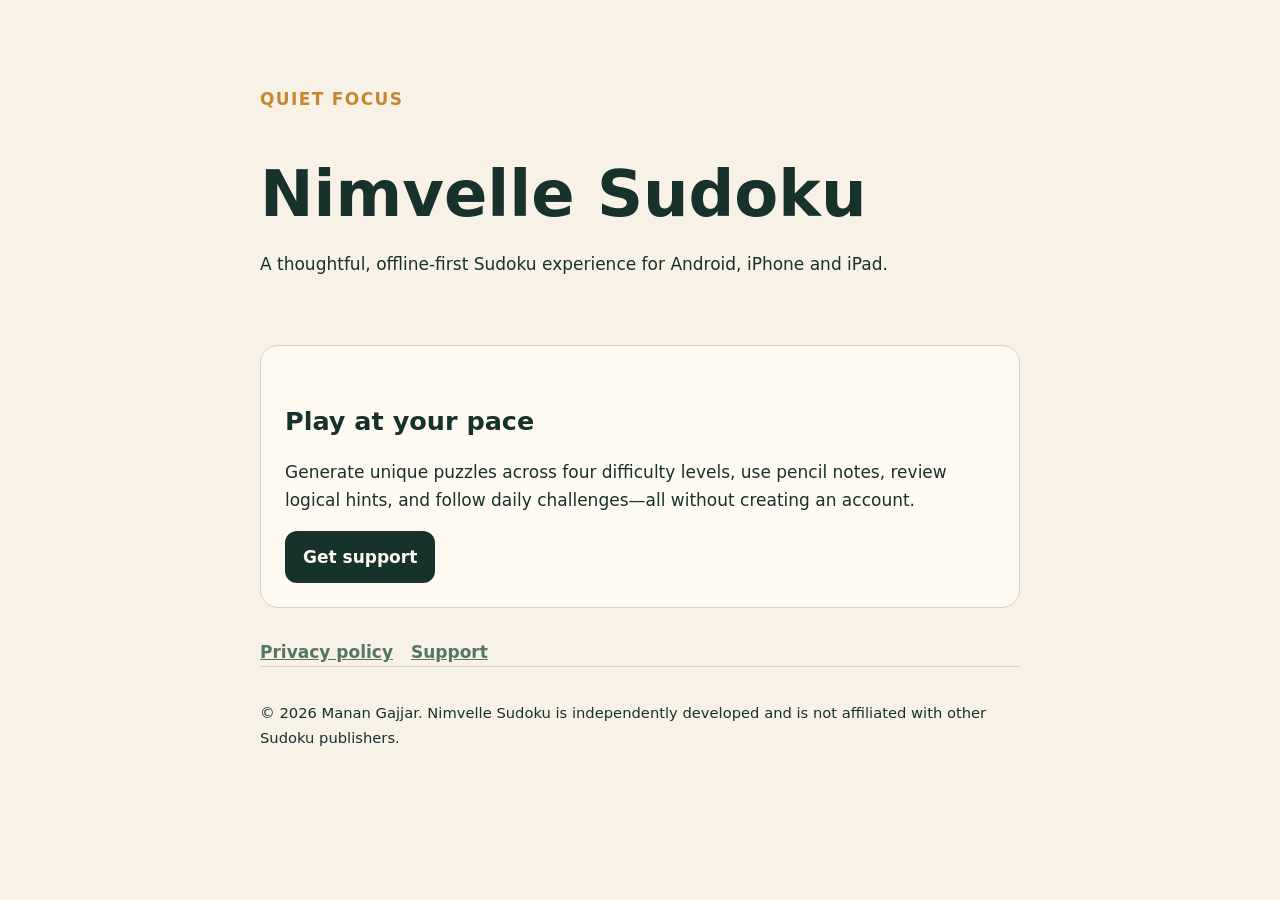
<file: index.html>
<!doctype html>
<html lang="en">
<head>
  <meta charset="utf-8">
  <meta name="viewport" content="width=device-width, initial-scale=1">
  <meta name="description" content="Official website for Nimvelle Sudoku, a calm offline-first Sudoku game.">
  <title>Nimvelle Sudoku</title>
  <link rel="stylesheet" href="/styles.css">
</head>
<body>
  <main>
    <header>
      <p class="eyebrow">Quiet focus</p>
      <h1>Nimvelle Sudoku</h1>
      <p>A thoughtful, offline-first Sudoku experience for Android, iPhone and iPad.</p>
    </header>
    <section class="card">
      <h2>Play at your pace</h2>
      <p>Generate unique puzzles across four difficulty levels, use pencil notes, review logical hints, and follow daily challenges—all without creating an account.</p>
      <a class="button" href="/support/">Get support</a>
    </section>
    <nav aria-label="Legal and support">
      <a href="/privacy/">Privacy policy</a>
      <a href="/support/">Support</a>
    </nav>
    <footer>
      <p>© 2026 Manan Gajjar. Nimvelle Sudoku is independently developed and is not affiliated with other Sudoku publishers.</p>
    </footer>
  </main>
</body>
</html>
</file>
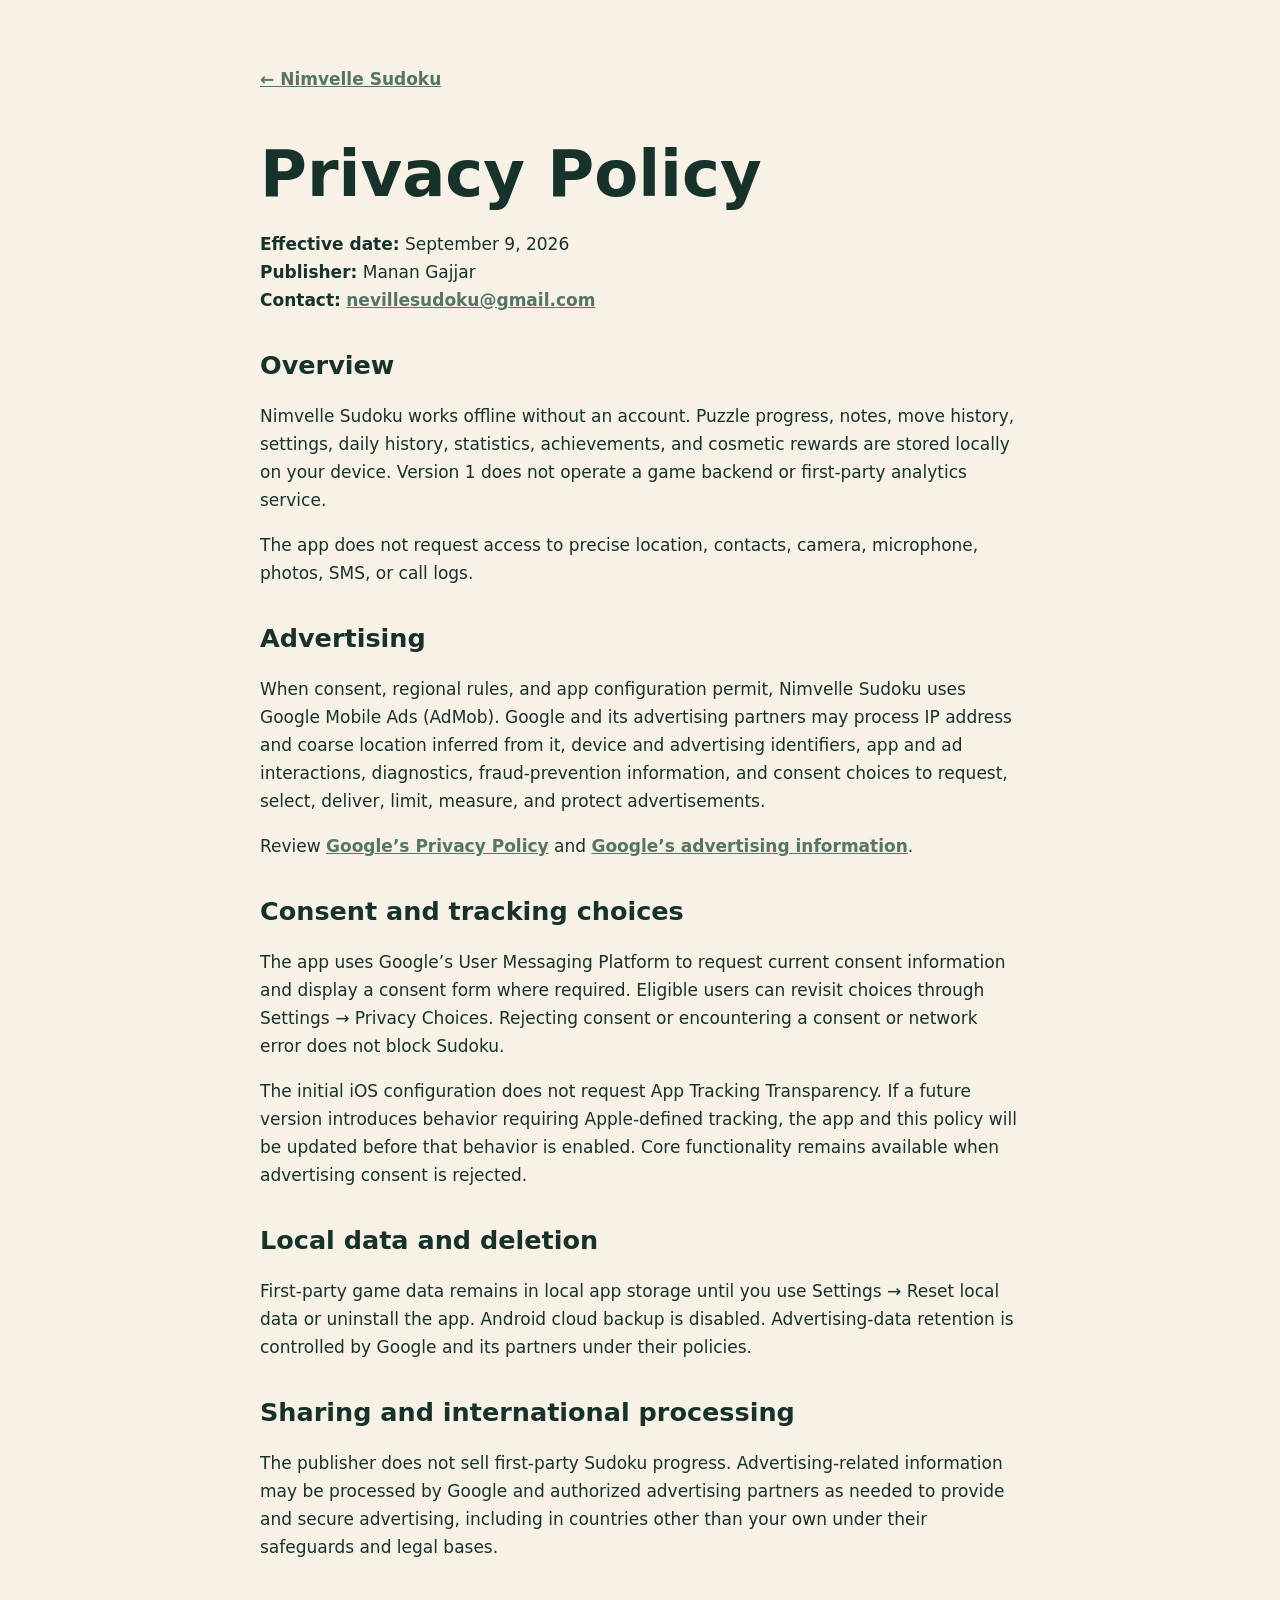
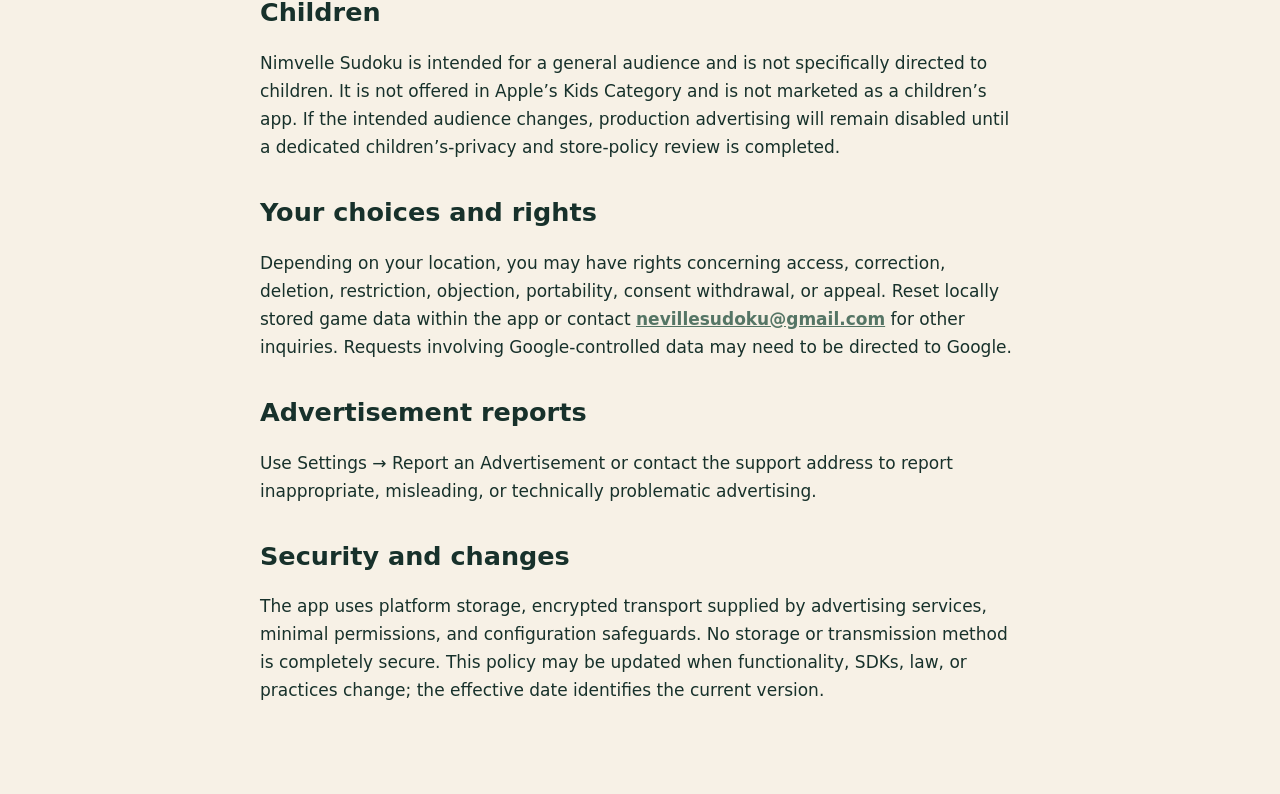
<file: privacy/index.html>
<!doctype html>
<html lang="en">
<head>
  <meta charset="utf-8">
  <meta name="viewport" content="width=device-width, initial-scale=1">
  <title>Privacy Policy — Nimvelle Sudoku</title>
  <link rel="stylesheet" href="/styles.css">
</head>
<body>
  <main>
    <p><a href="/">← Nimvelle Sudoku</a></p>
    <h1>Privacy Policy</h1>
    <p><strong>Effective date:</strong> September 9, 2026<br><strong>Publisher:</strong> Manan Gajjar<br><strong>Contact:</strong> <a href="mailto:nevillesudoku@gmail.com">nevillesudoku@gmail.com</a></p>

    <h2>Overview</h2>
    <p>Nimvelle Sudoku works offline without an account. Puzzle progress, notes, move history, settings, daily history, statistics, achievements, and cosmetic rewards are stored locally on your device. Version 1 does not operate a game backend or first-party analytics service.</p>
    <p>The app does not request access to precise location, contacts, camera, microphone, photos, SMS, or call logs.</p>

    <h2>Advertising</h2>
    <p>When consent, regional rules, and app configuration permit, Nimvelle Sudoku uses Google Mobile Ads (AdMob). Google and its advertising partners may process IP address and coarse location inferred from it, device and advertising identifiers, app and ad interactions, diagnostics, fraud-prevention information, and consent choices to request, select, deliver, limit, measure, and protect advertisements.</p>
    <p>Review <a href="https://policies.google.com/privacy">Google’s Privacy Policy</a> and <a href="https://policies.google.com/technologies/ads">Google’s advertising information</a>.</p>

    <h2>Consent and tracking choices</h2>
    <p>The app uses Google’s User Messaging Platform to request current consent information and display a consent form where required. Eligible users can revisit choices through Settings → Privacy Choices. Rejecting consent or encountering a consent or network error does not block Sudoku.</p>
    <p>The initial iOS configuration does not request App Tracking Transparency. If a future version introduces behavior requiring Apple-defined tracking, the app and this policy will be updated before that behavior is enabled. Core functionality remains available when advertising consent is rejected.</p>

    <h2>Local data and deletion</h2>
    <p>First-party game data remains in local app storage until you use Settings → Reset local data or uninstall the app. Android cloud backup is disabled. Advertising-data retention is controlled by Google and its partners under their policies.</p>

    <h2>Sharing and international processing</h2>
    <p>The publisher does not sell first-party Sudoku progress. Advertising-related information may be processed by Google and authorized advertising partners as needed to provide and secure advertising, including in countries other than your own under their safeguards and legal bases.</p>

    <h2>Children</h2>
    <p>Nimvelle Sudoku is intended for a general audience and is not specifically directed to children. It is not offered in Apple’s Kids Category and is not marketed as a children’s app. If the intended audience changes, production advertising will remain disabled until a dedicated children’s-privacy and store-policy review is completed.</p>

    <h2>Your choices and rights</h2>
    <p>Depending on your location, you may have rights concerning access, correction, deletion, restriction, objection, portability, consent withdrawal, or appeal. Reset locally stored game data within the app or contact <a href="mailto:nevillesudoku@gmail.com">nevillesudoku@gmail.com</a> for other inquiries. Requests involving Google-controlled data may need to be directed to Google.</p>

    <h2>Advertisement reports</h2>
    <p>Use Settings → Report an Advertisement or contact the support address to report inappropriate, misleading, or technically problematic advertising.</p>

    <h2>Security and changes</h2>
    <p>The app uses platform storage, encrypted transport supplied by advertising services, minimal permissions, and configuration safeguards. No storage or transmission method is completely secure. This policy may be updated when functionality, SDKs, law, or practices change; the effective date identifies the current version.</p>
  </main>
</body>
</html>
</file>
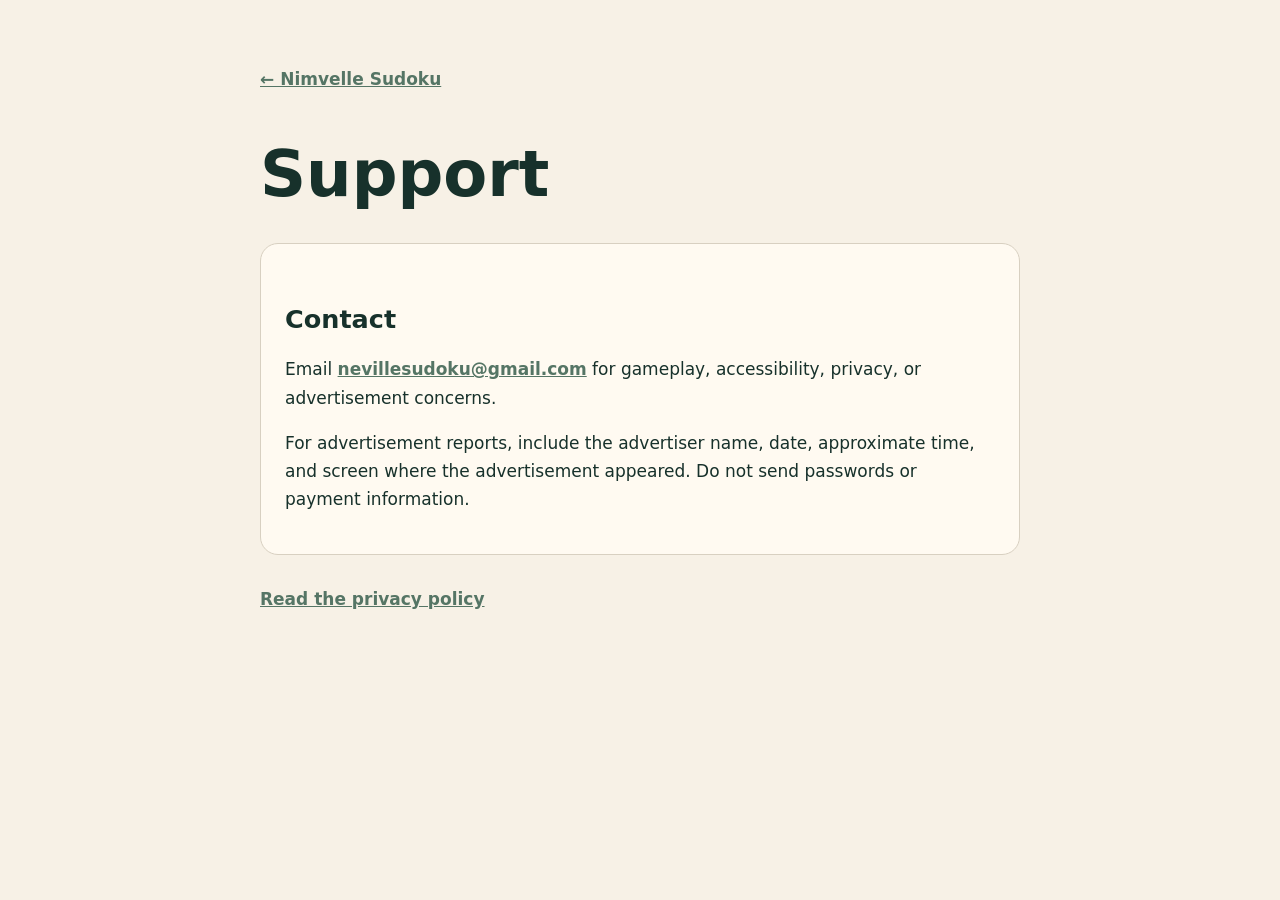
<file: support/index.html>
<!doctype html>
<html lang="en">
<head>
  <meta charset="utf-8">
  <meta name="viewport" content="width=device-width, initial-scale=1">
  <title>Support — Nimvelle Sudoku</title>
  <link rel="stylesheet" href="/styles.css">
</head>
<body>
  <main>
    <p><a href="/">← Nimvelle Sudoku</a></p>
    <h1>Support</h1>
    <div class="card">
      <h2>Contact</h2>
      <p>Email <a href="mailto:nevillesudoku@gmail.com">nevillesudoku@gmail.com</a> for gameplay, accessibility, privacy, or advertisement concerns.</p>
      <p>For advertisement reports, include the advertiser name, date, approximate time, and screen where the advertisement appeared. Do not send passwords or payment information.</p>
    </div>
    <p><a href="/privacy/">Read the privacy policy</a></p>
  </main>
</body>
</html>
</file>
<file: styles.css>
:root {
  color-scheme: light dark;
  --ivory: #f7f1e6;
  --surface: #fffaf1;
  --ink: #17312b;
  --sage: #557565;
  --amber: #c78731;
  --line: #d8d0c1;
}

* { box-sizing: border-box; }
body {
  margin: 0;
  background: var(--ivory);
  color: var(--ink);
  font: 17px/1.65 system-ui, -apple-system, BlinkMacSystemFont, "Segoe UI", sans-serif;
}
main {
  width: min(760px, calc(100% - 32px));
  margin: 0 auto;
  padding: 48px 0 72px;
}
header, footer { padding: 20px 0; }
h1, h2 { line-height: 1.2; }
h1 { font-size: clamp(2.2rem, 7vw, 4rem); margin-bottom: 8px; }
h2 { margin-top: 36px; }
a { color: var(--sage); font-weight: 650; }
.card {
  margin: 30px 0;
  padding: 24px;
  background: var(--surface);
  border: 1px solid var(--line);
  border-radius: 18px;
}
.button {
  display: inline-block;
  padding: 12px 18px;
  border-radius: 12px;
  background: var(--ink);
  color: var(--surface);
  text-decoration: none;
}
.eyebrow { color: var(--amber); font-weight: 750; letter-spacing: .08em; text-transform: uppercase; }
nav { display: flex; gap: 18px; flex-wrap: wrap; }
footer { border-top: 1px solid var(--line); font-size: .92rem; }
@media (prefers-color-scheme: dark) {
  :root { --ivory: #111916; --surface: #19231f; --ink: #f6efe3; --sage: #a8c8b5; --line: #34453d; }
}
</file>
